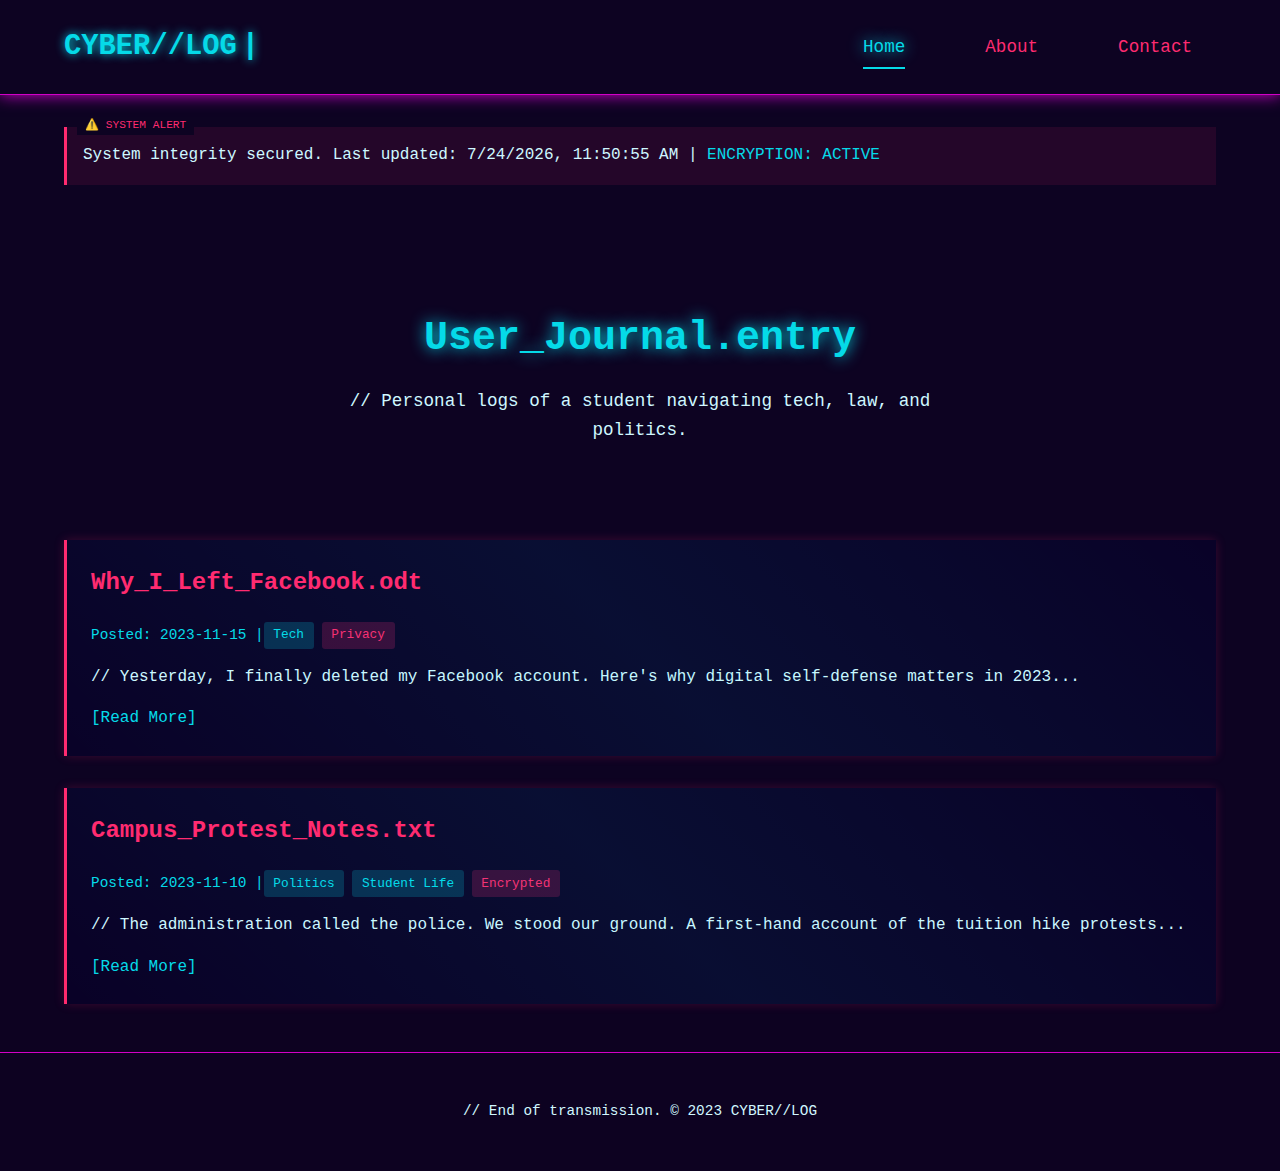
<file: index.html>
<!DOCTYPE html>
<html lang="en">
<head>
    <meta charset="UTF-8">
    <meta name="viewport" content="width=device-width, initial-scale=1.0">
    <meta http-equiv="X-UA-Compatible" content="IE=edge">
    <title>CYBER//LOG - Neural Interface</title>
    <link rel="stylesheet" href="styles/main.css">
    <style>
        :root {
            --neon-pink: #ff2a6d;
            --neon-blue: #05d9e8;
            --neon-purple: #d300c5;
            --dark-bg: #0d0221;
            --darker-bg: #010015;
            --text: #d1f7ff;
            --glow-opacity: 0.05;
        }

        /* Custom Cursor */
        body {
            /* cursor removed */
            background-color: var(--dark-bg);
            color: var(--text);
            font-family: 'Courier New', monospace;
            line-height: 1.6;
            margin: 0;
            padding: 0;
            overflow-x: hidden;
        }

        /* Scanlines + Flicker Effect */
        .scanlines {
            position: fixed;
            top: 0;
            left: 0;
            width: 100%;
            height: 100%;
            background: 
                repeating-linear-gradient(
                    to bottom,
                    transparent 0%,
                    rgba(0, 255, 255, 0.05) 1px,
                    transparent 2px
                );
            pointer-events: none;
            z-index: 9999;
            mix-blend-mode: overlay;
            animation: flicker 0.5s infinite steps(1);
        }

        @keyframes flicker {
            0%, 85% { opacity: 0.8; }
            5%, 80% { opacity: 0.6; }
            10%, 75% { opacity: 0.9; }
            15%, 70% { opacity: 0.4; }
            20%, 65% { opacity: 1; }
        }

        /* Terminal Cursor Blink */
        @keyframes blink {
            0%, 100% { opacity: 1; }
            50% { opacity: 0; }
        }

        /* Original Glitch Effect (Hover Only) */
        .glitch {
            position: relative;
        }
        .glitch:hover::before, 
        .glitch:hover::after {
            content: attr(data-text);
            position: absolute;
            left: 0;
            top: 0;
            width: 100%;
            height: 100%;
            background: var(--dark-bg);
            overflow: hidden;
        }
        .glitch:hover::before {
            left: 2px;
            text-shadow: -2px 0 var(--neon-blue);
            animation: glitch-anim 0.4s infinite linear alternate;
        }
        .glitch:hover::after {
            left: -2px;
            text-shadow: -2px 0 var(--neon-purple);
            animation: glitch-anim 0.3s infinite linear alternate-reverse;
        }
        @keyframes glitch-anim {
            0% { clip-path: inset(20% 0 30% 0); }
            20% { clip-path: inset(10% 0 40% 0); }
            40% { clip-path: inset(40% 0 10% 0); }
            60% { clip-path: inset(30% 0 20% 0); }
            80% { clip-path: inset(5% 0 35% 0); }
            100% { clip-path: inset(25% 0 15% 0); }
        }

        /* Section Glow & Flicker */
        .cyber-section {
            position: relative;
        }
        .cyber-section::after {
            content: '';
            position: absolute;
            top: -2px;
            left: -2px;
            right: -2px;
            bottom: -2px;
            z-index: -1;
            background: transparent;
            border-radius: 2px;
            animation: 
                glow-flicker 1.5s infinite steps(1),
                section-flicker 3s infinite steps(1);
        }
        @keyframes glow-flicker {
            0%, 70% { 
                background: transparent;
                box-shadow: none;
            }
            10%, 60% { 
                background: rgba(5, 217, 232, var(--glow-opacity));
                box-shadow: 0 0 10px rgba(5, 217, 232, 0.3);
            }
            20%, 50% { 
                background: rgba(255, 42, 109, var(--glow-opacity));
                box-shadow: 0 0 10px rgba(255, 42, 109, 0.3);
            }
            30%, 40% { 
                background: rgba(211, 0, 197, var(--glow-opacity));
                box-shadow: 0 0 10px rgba(211, 0, 197, 0.3);
            }
        }
        @keyframes section-flicker {
            0%, 90% { opacity: 1; }
            5%, 85% { opacity: 0.9; }
            10%, 80% { opacity: 0.95; }
            15%, 75% { opacity: 0.85; }
        }

        /* Header Styles */
        header.cyber-section {
            padding: 1.5rem 5%;
            border-bottom: 1px solid var(--neon-purple);
            box-shadow: 0 0 15px var(--neon-purple);
            display: flex;
            justify-content: space-between;
            align-items: center;
            margin-bottom: 2rem;
        }
        .logo.glitch {
            font-family: 'Courier New', monospace;
            font-weight: bold;
            font-size: 1.8rem;
            color: var(--neon-blue);
            text-shadow: 0 0 10px var(--neon-blue);
            position: relative;
        }
        .blink-cursor {
            display: inline-block;
            margin-left: 5px;
            animation: blink 1s infinite;
        }
        @keyframes blink {
            0%, 100% { opacity: 1; }
            50% { opacity: 0; }
        }

        nav {
            display: flex;
            align-items: center;
            gap: 2rem; /* Use gap for even spacing */
        }
        nav .glitch {
            position: relative;
            color: var(--neon-pink) !important;
            text-decoration: none;
            font-size: 1.1rem;
            transition: all 0.3s cubic-bezier(0.4, 0, 0.2, 1);
        }
        nav .glitch::after {
            content: '';
            position: absolute;
            bottom: 0;
            left: 0;
            width: 0;
            height: 2px;
            background: var(--neon-pink);
            transition: width 0.3s ease;
        }
        nav .glitch:hover::after,
        nav .glitch.active::after {
            width: 100%;
        }
        nav .glitch.active {
            color: var(--neon-blue) !important;
        }
        nav .glitch.active::after {
            background: var(--neon-blue);
        }

        /* Cyber Alert Banner */
        .cyber-alert {
            background: rgba(255, 42, 109, 0.1);
            border-left: 3px solid var(--neon-pink);
            padding: 1rem;
            margin: 2rem 5%;
            position: relative;
        }
        .cyber-alert::before {
            content: "⚠️ SYSTEM ALERT";
            position: absolute;
            top: -10px;
            left: 10px;
            background: var(--dark-bg);
            padding: 0 0.5rem;
            color: var(--neon-pink);
            font-size: 0.7rem;
        }

        /* Hero Section */
        .hero {
            padding: 4rem 1.5rem;
            text-align: center;
        }
        .hero h1 {
            font-size: 2.5rem;
            color: var(--neon-blue);
            text-shadow: 0 0 15px var(--neon-blue);
            margin-bottom: 1rem;
        }
        .hero p {
            max-width: 600px;
            margin: 0 auto;
            font-size: 1.1rem;
        }

        /* Post Styles */
        .post {
            background: rgba(5, 0, 45, 0.5);
            border-left: 3px solid var(--neon-pink);
            padding: 1.5rem;
            margin: 2rem 5%;
            box-shadow: 0 0 10px rgba(255, 42, 109, 0.2);
            transition: all 0.3s;
            position: relative;
        }
        .post:hover {
            transform: translateY(-5px);
            box-shadow: 0 0 20px rgba(255, 42, 109, 0.4);
        }
        .post::before {
            content: "";
            position: absolute;
            top: 0;
            left: 0;
            width: 100%;
            height: 100%;
            background: linear-gradient(
                45deg,
                transparent,
                rgba(0, 247, 255, 0.05),
                transparent
            );
            pointer-events: none;
        }
        .post h2 {
            color: var(--neon-pink);
            margin-top: 0;
            font-size: 1.5rem;
        }
        .post-meta {
            color: var(--neon-blue);
            font-size: 0.9rem;
            margin-bottom: 1rem;
            display: flex;
            align-items: center;
        }
        .post-tag {
            display: inline-block;
            background: rgba(5, 217, 232, 0.2);
            color: var(--neon-blue);
            padding: 0.2rem 0.6rem;
            border-radius: 3px;
            font-size: 0.8rem;
            margin-right: 0.5rem;
        }
        .post-tag.sensitive {
            background: rgba(255, 42, 109, 0.2);
            color: var(--neon-pink);
            animation: pulse 2s infinite;
        }
        @keyframes pulse {
            0%, 100% { opacity: 1; }
            50% { opacity: 0.6; }
        }

        /* Footer */
        footer {
            text-align: center;
            padding: 2rem;
            border-top: 1px solid var(--neon-purple);
            margin-top: 3rem;
            font-size: 0.9rem;
        }

        /* Cursor Trail Styles */
        .cursor-trail {
            position: fixed;
            width: 6px;
            height: 6px;
            background: transparent;
            border: 1px solid var(--neon-blue);
            border-radius: 50%;
            pointer-events: none;
            z-index: 9998;
            filter: drop-shadow(0 0 3px var(--neon-blue));
            transition: all 0.3s ease-out;
            transform: translateY(0);
            opacity: 1;
        }

        #navbar-container {
            z-index: 10;
            position: relative;
        }
    </style>
</head>
<body>
    <div id="glitch-loader" style="z-index:10000; position:fixed;">
        <span class="glitch-text" data-text="LOADING//CYBERLOG">LOADING//CYBERLOG</span>
    </div>
    <script>
    // Loader fade out as soon as possible, with fallback
    (function() {
        function hideLoader() {
            var loader = document.getElementById('glitch-loader');
            if (loader) {
                loader.style.opacity = '0';
                setTimeout(function() {
                    loader.style.display = 'none';
                }, 500);
            }
        }
        window.addEventListener('DOMContentLoaded', function() {
            setTimeout(hideLoader, 200); // SHORT for debugging
        });
        setTimeout(hideLoader, 2000);
    })();
    </script>
    <div class="scanlines"></div>
    
    <div id="navbar-container">
        <header class="cyber-section">
            <div class="logo glitch" data-text="CYBER//LOG">CYBER//LOG<span class="blink-cursor">|</span></div>
            <nav>
                <a href="index.html" class="glitch" data-text="Home">Home</a>
                <a href="about.html" class="glitch" data-text="About">About</a>
                <a href="contact.html" class="glitch" data-text="Contact">Contact</a>
            </nav>
        </header>
    </div>

    <div class="cyber-alert cyber-section">
        System integrity secured. Last updated: <span id="datetime"></span> | 
        <span style="color: var(--neon-blue)">ENCRYPTION: ACTIVE</span>
    </div>
    
    <section class="hero cyber-section">
        <h1 class="glitch" data-text="User_Journal.entry">User_Journal.entry</h1>
        <p>// Personal logs of a student navigating tech, law, and politics.</p>
    </section>

    <div class="post cyber-section">
        <h2 class="glitch" data-text="Why_I_Left_Facebook.odt">Why_I_Left_Facebook.odt</h2>
        <div class="post-meta">
            Posted: 2023-11-15 | 
            <span class="post-tag">Tech</span>
            <span class="post-tag sensitive">Privacy</span>
        </div>
        <p>// Yesterday, I finally deleted my Facebook account. Here's why digital self-defense matters in 2023...</p>
        <a href="#" style="color: var(--neon-blue); text-decoration: none;">[Read More]</a>
    </div>
    
    <div class="post cyber-section">
        <h2 class="glitch" data-text="Campus_Protest_Notes.txt">Campus_Protest_Notes.txt</h2>
        <div class="post-meta">
            Posted: 2023-11-10 | 
            <span class="post-tag">Politics</span>
            <span class="post-tag">Student Life</span>
            <span class="post-tag sensitive">Encrypted</span>
        </div>
        <p>// The administration called the police. We stood our ground. A first-hand account of the tuition hike protests...</p>
        <a href="#" style="color: var(--neon-blue); text-decoration: none;">[Read More]</a>
    </div>

    <footer class="cyber-section">
        <p>// End of transmission. © 2023 CYBER//LOG</p>
    </footer>

    <script>
        // Dynamic datetime
        document.getElementById('datetime').textContent = new Date().toLocaleString();

        // Make sensitive tags blink
        setInterval(() => {
            document.querySelectorAll('.sensitive').forEach(tag => {
                tag.style.opacity = tag.style.opacity === '0.6' ? '1' : '0.6';
            });
        }, 1000);
    </script>
    <script>
        // Highlight active nav
        (function() {
            const currentPage = location.pathname.split('/').pop() || 'index.html';
            document.querySelectorAll('#navbar-container nav a').forEach(link => {
                link.classList.toggle('active', link.getAttribute('href') === currentPage);
            });
        })();
    </script>
    <script>
    // Robust cursor system implementation with glitch color trail
    document.addEventListener('DOMContentLoaded', function() {
        // Glitch color palette for trail
        const glitchColors = ['var(--neon-blue)', 'var(--neon-pink)'];
        const trails = [];
        const trailCount = 15;
        let lastPos = { x: 0, y: 0 };

        // Pre-create trail elements
        for (let i = 0; i < trailCount; i++) {
            const trail = document.createElement('div');
            trail.className = 'cursor-trail';
            trail.style.opacity = '0';
            // Alternate blue and pink for glitch effect
            const color = glitchColors[i % glitchColors.length];
            trail.style.backgroundColor = color;
            trail.style.boxShadow = `0 0 25px ${color}`;
            document.body.appendChild(trail);
            trails.push(trail);
        }

        let currentTrail = 0;
        const trailLife = 300;

        function updateTrailPosition(x, y) {
            const trail = trails[currentTrail];

            // Reset trail before reuse
            trail.style.transition = 'none';
            trail.style.opacity = '0.9';
            trail.style.transform = `translate(${x}px, ${y}px) scale(1)`;
            // Color already set in pre-create

            // Force reflow to ensure reset takes effect
            trail.offsetHeight;

            // Animate trail
            trail.style.transition = `all ${trailLife}ms linear`;
            trail.style.transform = `translate(${x}px, ${y}px) scale(3)`;
            trail.style.opacity = '0';

            currentTrail = (currentTrail + 1) % trailCount;
        }

        // Smooth mousemove handler with requestAnimationFrame
        let mousePos = { x: 0, y: 0 };
        let animFrame;

        function handleMouseMove(e) {
            mousePos = { x: e.clientX, y: e.clientY };
            if (!animFrame) {
                animFrame = requestAnimationFrame(updateCursor);
            }
        }

        function updateCursor() {
            const { x, y } = mousePos;
            const distance = Math.sqrt(Math.pow(x - lastPos.x, 2) + Math.pow(y - lastPos.y, 2));
            if (distance > 5) {
                updateTrailPosition(x, y);
                lastPos = { x, y };
            }
            animFrame = requestAnimationFrame(updateCursor);
        }

        document.addEventListener('mousemove', handleMouseMove);

        window.addEventListener('beforeunload', () => {
            cancelAnimationFrame(animFrame);
            document.removeEventListener('mousemove', handleMouseMove);
        });
    });
    </script>
</body>
</html>
</file>
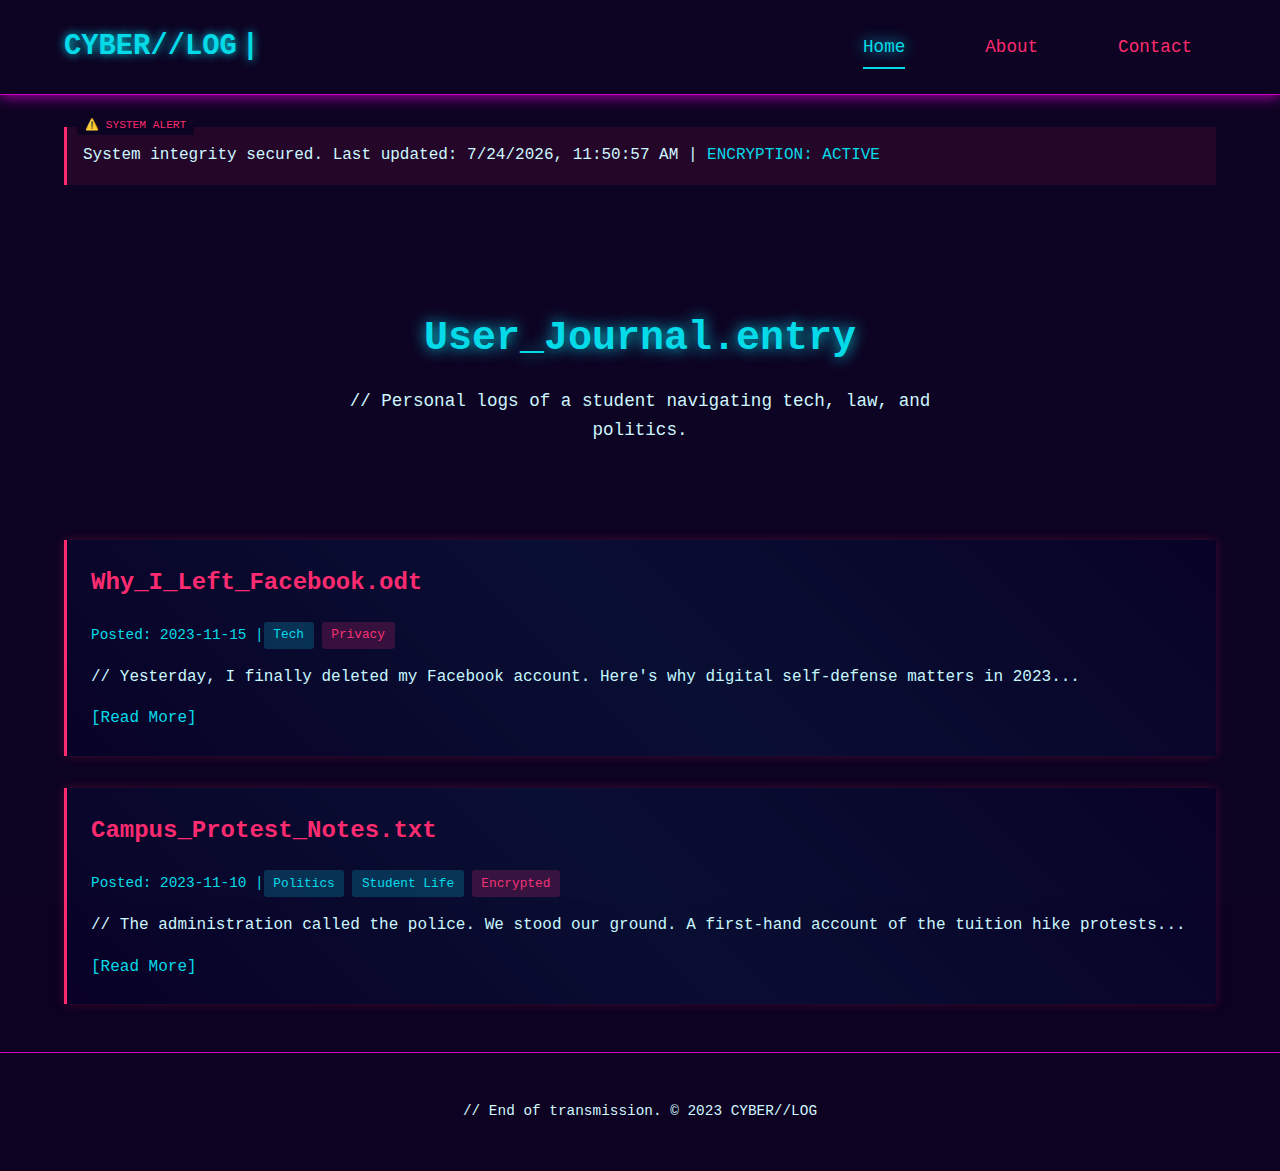
<file: pandalogs/index.html>
<!DOCTYPE html>
<html lang="en">
<head>
    <meta charset="UTF-8">
    <meta name="viewport" content="width=device-width, initial-scale=1.0">
    <meta http-equiv="X-UA-Compatible" content="IE=edge">
    <title>CYBER//LOG - Neural Interface</title>
    <link rel="stylesheet" href="styles/main.css">
    <style>
        :root {
            --neon-pink: #ff2a6d;
            --neon-blue: #05d9e8;
            --neon-purple: #d300c5;
            --dark-bg: #0d0221;
            --darker-bg: #010015;
            --text: #d1f7ff;
            --glow-opacity: 0.05;
        }

        /* Custom Cursor */
        body {
            /* cursor removed */
            background-color: var(--dark-bg);
            color: var(--text);
            font-family: 'Courier New', monospace;
            line-height: 1.6;
            margin: 0;
            padding: 0;
            overflow-x: hidden;
        }

        /* Scanlines + Flicker Effect */
        .scanlines {
            position: fixed;
            top: 0;
            left: 0;
            width: 100%;
            height: 100%;
            background: 
                repeating-linear-gradient(
                    to bottom,
                    transparent 0%,
                    rgba(0, 255, 255, 0.05) 1px,
                    transparent 2px
                );
            pointer-events: none;
            z-index: 9999;
            mix-blend-mode: overlay;
            animation: flicker 0.5s infinite steps(1);
        }

        @keyframes flicker {
            0%, 85% { opacity: 0.8; }
            5%, 80% { opacity: 0.6; }
            10%, 75% { opacity: 0.9; }
            15%, 70% { opacity: 0.4; }
            20%, 65% { opacity: 1; }
        }

        /* Terminal Cursor Blink */
        @keyframes blink {
            0%, 100% { opacity: 1; }
            50% { opacity: 0; }
        }

        /* Original Glitch Effect (Hover Only) */
        .glitch {
            position: relative;
        }
        .glitch:hover::before, 
        .glitch:hover::after {
            content: attr(data-text);
            position: absolute;
            left: 0;
            top: 0;
            width: 100%;
            height: 100%;
            background: var(--dark-bg);
            overflow: hidden;
        }
        .glitch:hover::before {
            left: 2px;
            text-shadow: -2px 0 var(--neon-blue);
            animation: glitch-anim 0.4s infinite linear alternate;
        }
        .glitch:hover::after {
            left: -2px;
            text-shadow: -2px 0 var(--neon-purple);
            animation: glitch-anim 0.3s infinite linear alternate-reverse;
        }
        @keyframes glitch-anim {
            0% { clip-path: inset(20% 0 30% 0); }
            20% { clip-path: inset(10% 0 40% 0); }
            40% { clip-path: inset(40% 0 10% 0); }
            60% { clip-path: inset(30% 0 20% 0); }
            80% { clip-path: inset(5% 0 35% 0); }
            100% { clip-path: inset(25% 0 15% 0); }
        }

        /* Section Glow & Flicker */
        .cyber-section {
            position: relative;
        }
        .cyber-section::after {
            content: '';
            position: absolute;
            top: -2px;
            left: -2px;
            right: -2px;
            bottom: -2px;
            z-index: -1;
            background: transparent;
            border-radius: 2px;
            animation: 
                glow-flicker 1.5s infinite steps(1),
                section-flicker 3s infinite steps(1);
        }
        @keyframes glow-flicker {
            0%, 70% { 
                background: transparent;
                box-shadow: none;
            }
            10%, 60% { 
                background: rgba(5, 217, 232, var(--glow-opacity));
                box-shadow: 0 0 10px rgba(5, 217, 232, 0.3);
            }
            20%, 50% { 
                background: rgba(255, 42, 109, var(--glow-opacity));
                box-shadow: 0 0 10px rgba(255, 42, 109, 0.3);
            }
            30%, 40% { 
                background: rgba(211, 0, 197, var(--glow-opacity));
                box-shadow: 0 0 10px rgba(211, 0, 197, 0.3);
            }
        }
        @keyframes section-flicker {
            0%, 90% { opacity: 1; }
            5%, 85% { opacity: 0.9; }
            10%, 80% { opacity: 0.95; }
            15%, 75% { opacity: 0.85; }
        }

        /* Header Styles */
        header.cyber-section {
            padding: 1.5rem 5%;
            border-bottom: 1px solid var(--neon-purple);
            box-shadow: 0 0 15px var(--neon-purple);
            display: flex;
            justify-content: space-between;
            align-items: center;
            margin-bottom: 2rem;
        }
        .logo.glitch {
            font-family: 'Courier New', monospace;
            font-weight: bold;
            font-size: 1.8rem;
            color: var(--neon-blue);
            text-shadow: 0 0 10px var(--neon-blue);
            position: relative;
        }
        .blink-cursor {
            display: inline-block;
            margin-left: 5px;
            animation: blink 1s infinite;
        }
        @keyframes blink {
            0%, 100% { opacity: 1; }
            50% { opacity: 0; }
        }

        nav {
            display: flex;
            align-items: center;
            gap: 2rem; /* Use gap for even spacing */
        }
        nav .glitch {
            position: relative;
            color: var(--neon-pink) !important;
            text-decoration: none;
            font-size: 1.1rem;
            transition: all 0.3s cubic-bezier(0.4, 0, 0.2, 1);
        }
        nav .glitch::after {
            content: '';
            position: absolute;
            bottom: 0;
            left: 0;
            width: 0;
            height: 2px;
            background: var(--neon-pink);
            transition: width 0.3s ease;
        }
        nav .glitch:hover::after,
        nav .glitch.active::after {
            width: 100%;
        }
        nav .glitch.active {
            color: var(--neon-blue) !important;
        }
        nav .glitch.active::after {
            background: var(--neon-blue);
        }

        /* Cyber Alert Banner */
        .cyber-alert {
            background: rgba(255, 42, 109, 0.1);
            border-left: 3px solid var(--neon-pink);
            padding: 1rem;
            margin: 2rem 5%;
            position: relative;
        }
        .cyber-alert::before {
            content: "⚠️ SYSTEM ALERT";
            position: absolute;
            top: -10px;
            left: 10px;
            background: var(--dark-bg);
            padding: 0 0.5rem;
            color: var(--neon-pink);
            font-size: 0.7rem;
        }

        /* Hero Section */
        .hero {
            padding: 4rem 1.5rem;
            text-align: center;
        }
        .hero h1 {
            font-size: 2.5rem;
            color: var(--neon-blue);
            text-shadow: 0 0 15px var(--neon-blue);
            margin-bottom: 1rem;
        }
        .hero p {
            max-width: 600px;
            margin: 0 auto;
            font-size: 1.1rem;
        }

        /* Post Styles */
        .post {
            background: rgba(5, 0, 45, 0.5);
            border-left: 3px solid var(--neon-pink);
            padding: 1.5rem;
            margin: 2rem 5%;
            box-shadow: 0 0 10px rgba(255, 42, 109, 0.2);
            transition: all 0.3s;
            position: relative;
        }
        .post:hover {
            transform: translateY(-5px);
            box-shadow: 0 0 20px rgba(255, 42, 109, 0.4);
        }
        .post::before {
            content: "";
            position: absolute;
            top: 0;
            left: 0;
            width: 100%;
            height: 100%;
            background: linear-gradient(
                45deg,
                transparent,
                rgba(0, 247, 255, 0.05),
                transparent
            );
            pointer-events: none;
        }
        .post h2 {
            color: var(--neon-pink);
            margin-top: 0;
            font-size: 1.5rem;
        }
        .post-meta {
            color: var(--neon-blue);
            font-size: 0.9rem;
            margin-bottom: 1rem;
            display: flex;
            align-items: center;
        }
        .post-tag {
            display: inline-block;
            background: rgba(5, 217, 232, 0.2);
            color: var(--neon-blue);
            padding: 0.2rem 0.6rem;
            border-radius: 3px;
            font-size: 0.8rem;
            margin-right: 0.5rem;
        }
        .post-tag.sensitive {
            background: rgba(255, 42, 109, 0.2);
            color: var(--neon-pink);
            animation: pulse 2s infinite;
        }
        @keyframes pulse {
            0%, 100% { opacity: 1; }
            50% { opacity: 0.6; }
        }

        /* Footer */
        footer {
            text-align: center;
            padding: 2rem;
            border-top: 1px solid var(--neon-purple);
            margin-top: 3rem;
            font-size: 0.9rem;
        }

        /* Cursor Trail Styles */
        .cursor-trail {
            position: fixed;
            width: 6px;
            height: 6px;
            background: transparent;
            border: 1px solid var(--neon-blue);
            border-radius: 50%;
            pointer-events: none;
            z-index: 9998;
            filter: drop-shadow(0 0 3px var(--neon-blue));
            transition: all 0.3s ease-out;
            transform: translateY(0);
            opacity: 1;
        }

        #navbar-container {
            z-index: 10;
            position: relative;
        }
    </style>
</head>
<body>
    <div id="glitch-loader" style="z-index:10000; position:fixed;">
        <span class="glitch-text" data-text="LOADING//CYBERLOG">LOADING//CYBERLOG</span>
    </div>
    <script>
    // Loader fade out as soon as possible, with fallback
    (function() {
        function hideLoader() {
            var loader = document.getElementById('glitch-loader');
            if (loader) {
                loader.style.opacity = '0';
                setTimeout(function() {
                    loader.style.display = 'none';
                }, 500);
            }
        }
        window.addEventListener('DOMContentLoaded', function() {
            setTimeout(hideLoader, 200); // SHORT for debugging
        });
        setTimeout(hideLoader, 2000);
    })();
    </script>
    <div class="scanlines"></div>
    
    <div id="navbar-container">
        <header class="cyber-section">
            <div class="logo glitch" data-text="CYBER//LOG">CYBER//LOG<span class="blink-cursor">|</span></div>
            <nav>
                <a href="index.html" class="glitch" data-text="Home">Home</a>
                <a href="about.html" class="glitch" data-text="About">About</a>
                <a href="contact.html" class="glitch" data-text="Contact">Contact</a>
            </nav>
        </header>
    </div>

    <div class="cyber-alert cyber-section">
        System integrity secured. Last updated: <span id="datetime"></span> | 
        <span style="color: var(--neon-blue)">ENCRYPTION: ACTIVE</span>
    </div>
    
    <section class="hero cyber-section">
        <h1 class="glitch" data-text="User_Journal.entry">User_Journal.entry</h1>
        <p>// Personal logs of a student navigating tech, law, and politics.</p>
    </section>

    <div class="post cyber-section">
        <h2 class="glitch" data-text="Why_I_Left_Facebook.odt">Why_I_Left_Facebook.odt</h2>
        <div class="post-meta">
            Posted: 2023-11-15 | 
            <span class="post-tag">Tech</span>
            <span class="post-tag sensitive">Privacy</span>
        </div>
        <p>// Yesterday, I finally deleted my Facebook account. Here's why digital self-defense matters in 2023...</p>
        <a href="#" style="color: var(--neon-blue); text-decoration: none;">[Read More]</a>
    </div>
    
    <div class="post cyber-section">
        <h2 class="glitch" data-text="Campus_Protest_Notes.txt">Campus_Protest_Notes.txt</h2>
        <div class="post-meta">
            Posted: 2023-11-10 | 
            <span class="post-tag">Politics</span>
            <span class="post-tag">Student Life</span>
            <span class="post-tag sensitive">Encrypted</span>
        </div>
        <p>// The administration called the police. We stood our ground. A first-hand account of the tuition hike protests...</p>
        <a href="#" style="color: var(--neon-blue); text-decoration: none;">[Read More]</a>
    </div>

    <footer class="cyber-section">
        <p>// End of transmission. © 2023 CYBER//LOG</p>
    </footer>

    <script>
        // Dynamic datetime
        document.getElementById('datetime').textContent = new Date().toLocaleString();

        // Make sensitive tags blink
        setInterval(() => {
            document.querySelectorAll('.sensitive').forEach(tag => {
                tag.style.opacity = tag.style.opacity === '0.6' ? '1' : '0.6';
            });
        }, 1000);
    </script>
    <script>
        // Highlight active nav
        (function() {
            const currentPage = location.pathname.split('/').pop() || 'index.html';
            document.querySelectorAll('#navbar-container nav a').forEach(link => {
                link.classList.toggle('active', link.getAttribute('href') === currentPage);
            });
        })();
    </script>
    <script>
    // Robust cursor system implementation with glitch color trail
    document.addEventListener('DOMContentLoaded', function() {
        // Glitch color palette for trail
        const glitchColors = ['var(--neon-blue)', 'var(--neon-pink)'];
        const trails = [];
        const trailCount = 15;
        let lastPos = { x: 0, y: 0 };

        // Pre-create trail elements
        for (let i = 0; i < trailCount; i++) {
            const trail = document.createElement('div');
            trail.className = 'cursor-trail';
            trail.style.opacity = '0';
            // Alternate blue and pink for glitch effect
            const color = glitchColors[i % glitchColors.length];
            trail.style.backgroundColor = color;
            trail.style.boxShadow = `0 0 25px ${color}`;
            document.body.appendChild(trail);
            trails.push(trail);
        }

        let currentTrail = 0;
        const trailLife = 300;

        function updateTrailPosition(x, y) {
            const trail = trails[currentTrail];

            // Reset trail before reuse
            trail.style.transition = 'none';
            trail.style.opacity = '0.9';
            trail.style.transform = `translate(${x}px, ${y}px) scale(1)`;
            // Color already set in pre-create

            // Force reflow to ensure reset takes effect
            trail.offsetHeight;

            // Animate trail
            trail.style.transition = `all ${trailLife}ms linear`;
            trail.style.transform = `translate(${x}px, ${y}px) scale(3)`;
            trail.style.opacity = '0';

            currentTrail = (currentTrail + 1) % trailCount;
        }

        // Smooth mousemove handler with requestAnimationFrame
        let mousePos = { x: 0, y: 0 };
        let animFrame;

        function handleMouseMove(e) {
            mousePos = { x: e.clientX, y: e.clientY };
            if (!animFrame) {
                animFrame = requestAnimationFrame(updateCursor);
            }
        }

        function updateCursor() {
            const { x, y } = mousePos;
            const distance = Math.sqrt(Math.pow(x - lastPos.x, 2) + Math.pow(y - lastPos.y, 2));
            if (distance > 5) {
                updateTrailPosition(x, y);
                lastPos = { x, y };
            }
            animFrame = requestAnimationFrame(updateCursor);
        }

        document.addEventListener('mousemove', handleMouseMove);

        window.addEventListener('beforeunload', () => {
            cancelAnimationFrame(animFrame);
            document.removeEventListener('mousemove', handleMouseMove);
        });
    });
    </script>
</body>
</html>
</file>
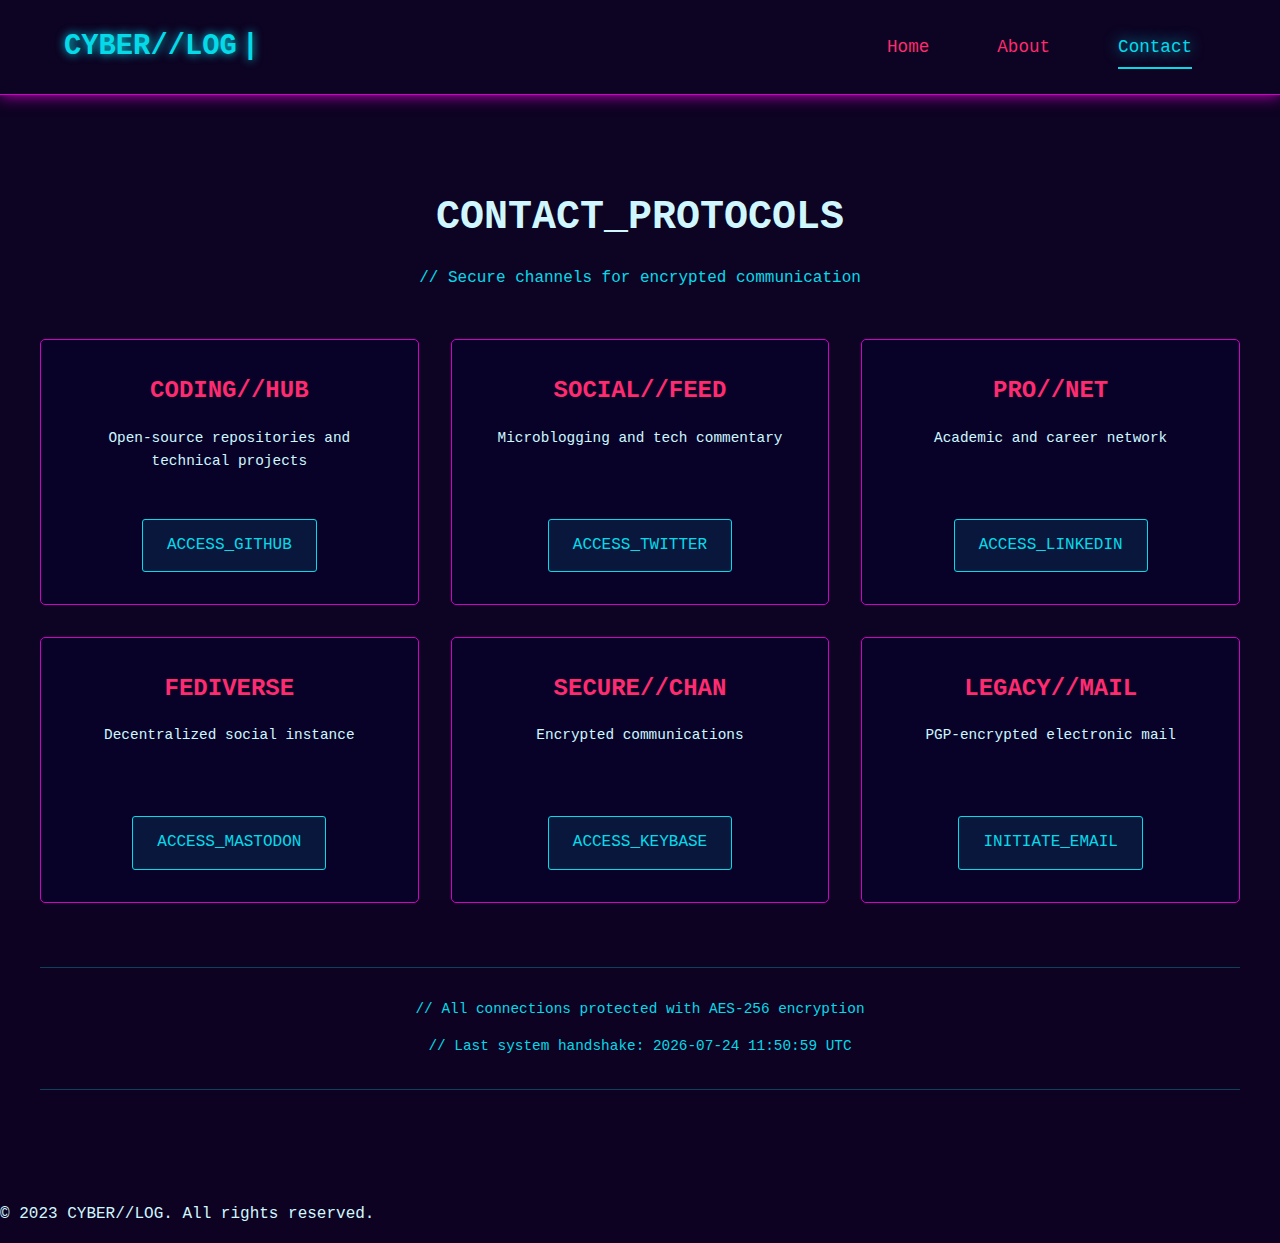
<file: contact.html>
<!DOCTYPE html>
<html lang="en">
<head>
  <meta charset="UTF-8">
  <meta http-equiv="X-UA-Compatible" content="IE=edge">
  <meta name="viewport" content="width=device-width, initial-scale=1.0">
  <title>Contact | CYBER//LOG</title>
  <link rel="stylesheet" href="styles/main.css">
  <link rel="stylesheet" href="styles/about.css">
  <style>
    /* Updated contact page styles */
    .contact-container {
      max-width: 1200px;
      margin: 0 auto;
      padding: 2rem;
    }
    
    .contact-header {
      text-align: center;
      margin-bottom: 3rem;
    }
    
    .contact-header h1 {
      font-size: 2.5rem;
      margin-bottom: 1rem;
    }
    
    .contact-header p {
      max-width: 600px;
      margin: 0 auto;
      color: var(--neon-blue);
    }
    
    .contact-grid {
      display: grid;
      grid-template-columns: repeat(auto-fit, minmax(300px, 1fr));
      gap: 2rem;
      margin: 3rem 0;
    }
    
    .contact-card {
      background: rgba(5, 0, 45, 0.5);
      border: 1px solid var(--neon-purple);
      padding: 2rem;
      border-radius: 5px;
      transition: all 0.3s ease;
      position: relative;
      overflow: hidden;
      text-align: center;
    }
    
    .contact-card:hover {
      transform: translateY(-5px);
      box-shadow: 0 0 20px rgba(211, 0, 197, 0.4);
    }
    
    .contact-card h2 {
      color: var(--neon-pink);
      margin: 0 0 1rem;
      display: flex;
      align-items: center;
      gap: 0.5rem;
      justify-content: center;
    }
    
    .contact-link {
      display: inline-block;
      padding: 0.8rem 1.5rem;
      background: rgba(5, 217, 232, 0.1);
      border: 1px solid var(--neon-blue);
      color: var(--neon-blue);
      text-decoration: none;
      border-radius: 3px;
      transition: all 0.3s;
      margin-top: 1rem;
    }
    
    .contact-link:hover {
      background: rgba(5, 217, 232, 0.3);
      text-shadow: 0 0 15px var(--neon-blue);
    }
    
    .encrypted-note {
      text-align: center;
      margin: 4rem 0;
      padding: 1rem;
      border-top: 1px solid rgba(5, 217, 232, 0.3);
      border-bottom: 1px solid rgba(5, 217, 232, 0.3);
      color: var(--neon-blue);
      font-size: 0.9rem;
    }

    .platform-description {
      color: var(--text);
      font-size: 0.9rem;
      min-height: 60px;
      margin: 1rem 0;
    }
  </style>
</head>
<body>
  <div id="glitch-loader" style="z-index:10000; position:fixed;">
    <span class="glitch-text" data-text="LOADING//CYBERLOG">LOADING//CYBERLOG</span>
  </div>
  <script>
  // Loader fade out as soon as possible, with fallback
  (function() {
      function hideLoader() {
          var loader = document.getElementById('glitch-loader');
          if (loader) {
              loader.style.opacity = '0';
              setTimeout(function() {
                  loader.style.display = 'none';
              }, 500);
          }
      }
      window.addEventListener('DOMContentLoaded', function() {
          setTimeout(hideLoader, 200); // SHORT for debugging
      });
      setTimeout(hideLoader, 2000);
  })();
  </script>
  <div class="scanlines"></div>
  
  <div id="navbar-container">
    <header class="cyber-section">
      <div class="logo glitch" data-text="CYBER//LOG">CYBER//LOG<span class="blink-cursor">|</span></div>
      <nav>
        <a href="index.html" class="glitch" data-text="Home">Home</a>
        <a href="about.html" class="glitch" data-text="About">About</a>
        <a href="contact.html" class="glitch active" data-text="Contact">Contact</a>
      </nav>
    </header>
  </div>

  <!-- Main Content -->
  <main class="contact-container">
    <section class="contact-header cyber-section">
      <h1 class="glitch" data-text="CONTACT_PROTOCOLS">CONTACT_PROTOCOLS</h1>
      <p>// Secure channels for encrypted communication</p>
    </section>

    <div class="contact-grid">
      <div class="contact-card cyber-section">
        <h2><span class="glitch" data-text="CODING//HUB">CODING//HUB</span></h2>
        <p class="platform-description">Open-source repositories and technical projects</p>
        <a href="https://github.com" class="contact-link glitch" data-text="ACCESS_GITHUB">ACCESS_GITHUB</a>
      </div>
      
      <div class="contact-card cyber-section">
        <h2><span class="glitch" data-text="SOCIAL//FEED">SOCIAL//FEED</span></h2>
        <p class="platform-description">Microblogging and tech commentary</p>
        <a href="https://twitter.com" class="contact-link glitch" data-text="ACCESS_TWITTER">ACCESS_TWITTER</a>
      </div>
      
      <div class="contact-card cyber-section">
        <h2><span class="glitch" data-text="PRO//NET">PRO//NET</span></h2>
        <p class="platform-description">Academic and career network</p>
        <a href="https://linkedin.com" class="contact-link glitch" data-text="ACCESS_LINKEDIN">ACCESS_LINKEDIN</a>
      </div>
      
      <div class="contact-card cyber-section">
        <h2><span class="glitch" data-text="FEDIVERSE">FEDIVERSE</span></h2>
        <p class="platform-description">Decentralized social instance</p>
        <a href="https://mastodon.social" class="contact-link glitch" data-text="ACCESS_MASTODON">ACCESS_MASTODON</a>
      </div>
      
      <div class="contact-card cyber-section">
        <h2><span class="glitch" data-text="SECURE//CHAN">SECURE//CHAN</span></h2>
        <p class="platform-description">Encrypted communications</p>
        <a href="https://keybase.io" class="contact-link glitch" data-text="ACCESS_KEYBASE">ACCESS_KEYBASE</a>
      </div>
      
      <div class="contact-card cyber-section">
        <h2><span class="glitch" data-text="LEGACY//MAIL">LEGACY//MAIL</span></h2>
        <p class="platform-description">PGP-encrypted electronic mail</p>
        <a href="mailto:contact@example.com" class="contact-link glitch" data-text="INITIATE_EMAIL">INITIATE_EMAIL</a>
      </div>
    </div>

    <div class="encrypted-note cyber-section">
      <p>// All connections protected with AES-256 encryption</p>
      <p>// Last system handshake: <span id="contact-datetime"></span> UTC</p>
    </div>
  </main>

  <footer class="cyber-section">
    <p>© 2023 CYBER//LOG. All rights reserved.</p>
  </footer>

  <script>
    // Dynamic datetime
    document.getElementById('contact-datetime').textContent = new Date().toISOString().replace('T', ' ').replace(/\..+/, '');
  </script>
  <script>
    // Robust cursor system implementation with glitch color trail
    document.addEventListener('DOMContentLoaded', function() {
        // Glitch color palette for trail
        const glitchColors = ['var(--neon-blue)', 'var(--neon-pink)'];
        const trails = [];
        const trailCount = 15;
        let lastPos = { x: 0, y: 0 };

        // Pre-create trail elements
        for (let i = 0; i < trailCount; i++) {
            const trail = document.createElement('div');
            trail.className = 'cursor-trail';
            trail.style.opacity = '0';
            // Alternate blue and pink for glitch effect
            const color = glitchColors[i % glitchColors.length];
            trail.style.backgroundColor = color;
            trail.style.boxShadow = `0 0 25px ${color}`;
            document.body.appendChild(trail);
            trails.push(trail);
        }

        let currentTrail = 0;
        const trailLife = 300;

        function updateTrailPosition(x, y) {
            const trail = trails[currentTrail];

            // Reset trail before reuse
            trail.style.transition = 'none';
            trail.style.opacity = '0.9';
            trail.style.transform = `translate(${x}px, ${y}px) scale(1)`;
            // Color already set in pre-create

            // Force reflow to ensure reset takes effect
            trail.offsetHeight;

            // Animate trail
            trail.style.transition = `all ${trailLife}ms linear`;
            trail.style.transform = `translate(${x}px, ${y}px) scale(3)`;
            trail.style.opacity = '0';

            currentTrail = (currentTrail + 1) % trailCount;
        }

        // Smooth mousemove handler with requestAnimationFrame
        let mousePos = { x: 0, y: 0 };
        let animFrame;

        function handleMouseMove(e) {
            mousePos = { x: e.clientX, y: e.clientY };
            if (!animFrame) {
                animFrame = requestAnimationFrame(updateCursor);
            }
        }

        function updateCursor() {
            const { x, y } = mousePos;
            const distance = Math.sqrt(Math.pow(x - lastPos.x, 2) + Math.pow(y - lastPos.y, 2));
            if (distance > 5) {
                updateTrailPosition(x, y);
                lastPos = { x, y };
            }
            animFrame = requestAnimationFrame(updateCursor);
        }

        document.addEventListener('mousemove', handleMouseMove);

        window.addEventListener('beforeunload', () => {
            cancelAnimationFrame(animFrame);
            document.removeEventListener('mousemove', handleMouseMove);
        });
    });
  </script>
</body>
</html>
</file>
<file: styles/main.css>
/* ===== CORE STYLES ===== */
:root {
    --neon-pink: #ff2a6d;
    --neon-blue: #05d9e8;
    --neon-purple: #d300c5;
    --dark-bg: #0d0221;
    --darker-bg: #010015;
    --text: #d1f7ff;
    --glow-opacity: 0.05;
}

body {
    background-color: var(--dark-bg);
    color: var(--text);
    font-family: 'Courier New', monospace;
    line-height: 1.6;
    margin: 0;
    padding: 0;
    overflow-x: hidden;
}

/* Stronger cursor inheritance */
* {
    cursor: inherit !important;
}

/* Remove pointer cursor for interactive elements */
a, button, input, textarea, .post, [class*="glitch"], [href] {
    /* cursor removed */
}

.cursor-trail {
    position: fixed;
    width: 10px;
    height: 10px;
    /* Remove background-color, use JS for color */
    border-radius: 50%;
    pointer-events: none;
    z-index: 9998;
    box-shadow: 0 0 25px var(--neon-blue);
    opacity: 0.9;
    transform: translate(-50%, -50%);
    transition: 
        transform 0.2s linear,
        opacity 0.3s ease-out;
    will-change: transform, opacity;
}

.scanlines {
    position: fixed;
    top: 0;
    left: 0;
    width: 100%;
    height: 100%;
    background: 
        repeating-linear-gradient(
            to bottom,
            transparent 0%,
            rgba(0, 255, 255, 0.05) 1px,
            transparent 2px
        );
    pointer-events: none !important;
    z-index: 9999;
    mix-blend-mode: overlay;
    animation: flicker 0.5s infinite steps(1);
}

/* Consistent navigation styles for both pages */
nav {
    display: flex;
    gap: 1.5rem;
}

nav a {
    position: relative;
    padding: 0.5rem 0;
    margin: 0 1.5rem;
    color: var(--neon-pink) !important;
    text-decoration: none;
    transition: all 0.3s cubic-bezier(0.4, 0, 0.2, 1);
}

nav a:hover {
    text-shadow: 0 0 8px var(--neon-pink);
    color: var(--neon-pink);
}

nav a.active {
    color: var(--neon-blue) !important;
    text-shadow: 0 0 15px var(--neon-blue) !important;
}

nav a::after {
    content: '';
    position: absolute;
    bottom: 0;
    left: 0;
    width: 0;
    height: 2px;
    background: currentColor;
    transition: width 0.3s ease;
}

nav a:hover::after,
nav a.active::after {
    width: 100%;
}

/* Glitch effect (hover only, global) */
.glitch {
    position: relative;
}
.glitch:hover::before, 
.glitch:hover::after {
    content: attr(data-text);
    position: absolute;
    left: 0;
    top: 0;
    width: 100%;
    height: 100%;
    background: var(--dark-bg);
    overflow: hidden;
}
.glitch:hover::before {
    left: 2px;
    text-shadow: -2px 0 var(--neon-blue);
    animation: glitch-anim 0.4s infinite linear alternate;
}
.glitch:hover::after {
    left: -2px;
    text-shadow: -2px 0 var(--neon-purple);
    animation: glitch-anim 0.3s infinite linear alternate-reverse;
}
@keyframes glitch-anim {
    0% { clip-path: inset(20% 0 30% 0); }
    20% { clip-path: inset(10% 0 40% 0); }
    40% { clip-path: inset(40% 0 10% 0); }
    60% { clip-path: inset(30% 0 20% 0); }
    80% { clip-path: inset(5% 0 35% 0); }
    100% { clip-path: inset(25% 0 15% 0); }
}

@media (max-width: 768px) {
    header {
        flex-direction: column;
    }
    nav {
        margin-top: 1rem;
    }
    .dna-node {
        width: 80px;
        font-size: 0.8rem;
    }
}

/* ===== Unified Navigation Styles ===== */
header.cyber-section {
    padding: 1.5rem 5%;
    border-bottom: 1px solid var(--neon-purple);
    box-shadow: 0 0 15px var(--neon-purple);
    display: flex;
    justify-content: space-between;
    align-items: center;
    margin-bottom: 2rem;
}
.logo.glitch {
    font-family: 'Courier New', monospace;
    font-weight: bold;
    font-size: 1.8rem;
    color: var(--neon-blue);
    text-shadow: 0 0 10px var(--neon-blue);
    position: relative;
}
.blink-cursor {
    display: inline-block;
    margin-left: 5px;
    animation: blink 1s infinite;
}
@keyframes blink {
    0%, 100% { opacity: 1; }
    50% { opacity: 0; }
}
nav {
    display: flex;
    align-items: center;
    gap: 1.25rem;
}
nav .glitch {
    position: relative;
    color: var(--neon-pink) !important;
    text-decoration: none;
    font-size: 1.1rem;
    transition: all 0.3s cubic-bezier(0.4, 0, 0.2, 1);
}
nav .glitch::after {
    content: '';
    position: absolute;
    bottom: 0;
    left: 0;
    width: 0;
    height: 2px;
    background: var(--neon-pink);
    transition: width 0.3s ease;
}
nav .glitch:hover::after,
nav .glitch.active::after {
    width: 100%;
}
nav .glitch.active {
    color: var(--neon-blue) !important;
}
nav .glitch.active::after {
    background: var(--neon-blue);
}

/* ===== Glitch Loader ===== */
#glitch-loader {
    position: fixed;
    z-index: 10000;
    inset: 0;
    background: var(--dark-bg);
    display: flex;
    align-items: center;
    justify-content: center;
    transition: opacity 0.5s;
}
#glitch-loader .glitch-text {
    font-family: 'Courier New', monospace;
    font-size: 2.5rem;
    color: var(--neon-blue);
    position: relative;
    text-shadow: 0 0 10px var(--neon-blue), 0 0 30px var(--neon-pink);
    animation: glitch-flicker 1s infinite linear alternate;
}
#glitch-loader .glitch-text::before,
#glitch-loader .glitch-text::after {
    content: attr(data-text);
    position: absolute;
    left: 0; top: 0; width: 100%; height: 100%;
    opacity: 0.7;
    pointer-events: none;
}
#glitch-loader .glitch-text::before {
    color: var(--neon-pink);
    left: 2px; text-shadow: -2px 0 var(--neon-pink);
    animation: glitch-anim 0.4s infinite linear alternate;
}
#glitch-loader .glitch-text::after {
    color: var(--neon-purple);
    left: -2px; text-shadow: 2px 0 var(--neon-purple);
    animation: glitch-anim 0.3s infinite linear alternate-reverse;
}
@keyframes glitch-flicker {
    0%, 100% { opacity: 1; }
    50% { opacity: 0.8; }
}
</file>
<file: pandalogs/styles/main.css>
/* ===== CORE STYLES ===== */
:root {
    --neon-pink: #ff2a6d;
    --neon-blue: #05d9e8;
    --neon-purple: #d300c5;
    --dark-bg: #0d0221;
    --darker-bg: #010015;
    --text: #d1f7ff;
    --glow-opacity: 0.05;
}

body {
    background-color: var(--dark-bg);
    color: var(--text);
    font-family: 'Courier New', monospace;
    line-height: 1.6;
    margin: 0;
    padding: 0;
    overflow-x: hidden;
}

/* Stronger cursor inheritance */
* {
    cursor: inherit !important;
}

/* Remove pointer cursor for interactive elements */
a, button, input, textarea, .post, [class*="glitch"], [href] {
    /* cursor removed */
}

.cursor-trail {
    position: fixed;
    width: 10px;
    height: 10px;
    /* Remove background-color, use JS for color */
    border-radius: 50%;
    pointer-events: none;
    z-index: 9998;
    box-shadow: 0 0 25px var(--neon-blue);
    opacity: 0.9;
    transform: translate(-50%, -50%);
    transition: 
        transform 0.2s linear,
        opacity 0.3s ease-out;
    will-change: transform, opacity;
}

.scanlines {
    position: fixed;
    top: 0;
    left: 0;
    width: 100%;
    height: 100%;
    background: 
        repeating-linear-gradient(
            to bottom,
            transparent 0%,
            rgba(0, 255, 255, 0.05) 1px,
            transparent 2px
        );
    pointer-events: none !important;
    z-index: 9999;
    mix-blend-mode: overlay;
    animation: flicker 0.5s infinite steps(1);
}

/* Consistent navigation styles for both pages */
nav {
    display: flex;
    gap: 1.5rem;
}

nav a {
    position: relative;
    padding: 0.5rem 0;
    margin: 0 1.5rem;
    color: var(--neon-pink) !important;
    text-decoration: none;
    transition: all 0.3s cubic-bezier(0.4, 0, 0.2, 1);
}

nav a:hover {
    text-shadow: 0 0 8px var(--neon-pink);
    color: var(--neon-pink);
}

nav a.active {
    color: var(--neon-blue) !important;
    text-shadow: 0 0 15px var(--neon-blue) !important;
}

nav a::after {
    content: '';
    position: absolute;
    bottom: 0;
    left: 0;
    width: 0;
    height: 2px;
    background: currentColor;
    transition: width 0.3s ease;
}

nav a:hover::after,
nav a.active::after {
    width: 100%;
}

/* Glitch effect (hover only, global) */
.glitch {
    position: relative;
}
.glitch:hover::before, 
.glitch:hover::after {
    content: attr(data-text);
    position: absolute;
    left: 0;
    top: 0;
    width: 100%;
    height: 100%;
    background: var(--dark-bg);
    overflow: hidden;
}
.glitch:hover::before {
    left: 2px;
    text-shadow: -2px 0 var(--neon-blue);
    animation: glitch-anim 0.4s infinite linear alternate;
}
.glitch:hover::after {
    left: -2px;
    text-shadow: -2px 0 var(--neon-purple);
    animation: glitch-anim 0.3s infinite linear alternate-reverse;
}
@keyframes glitch-anim {
    0% { clip-path: inset(20% 0 30% 0); }
    20% { clip-path: inset(10% 0 40% 0); }
    40% { clip-path: inset(40% 0 10% 0); }
    60% { clip-path: inset(30% 0 20% 0); }
    80% { clip-path: inset(5% 0 35% 0); }
    100% { clip-path: inset(25% 0 15% 0); }
}

@media (max-width: 768px) {
    header {
        flex-direction: column;
    }
    nav {
        margin-top: 1rem;
    }
    .dna-node {
        width: 80px;
        font-size: 0.8rem;
    }
}

/* ===== Unified Navigation Styles ===== */
header.cyber-section {
    padding: 1.5rem 5%;
    border-bottom: 1px solid var(--neon-purple);
    box-shadow: 0 0 15px var(--neon-purple);
    display: flex;
    justify-content: space-between;
    align-items: center;
    margin-bottom: 2rem;
}
.logo.glitch {
    font-family: 'Courier New', monospace;
    font-weight: bold;
    font-size: 1.8rem;
    color: var(--neon-blue);
    text-shadow: 0 0 10px var(--neon-blue);
    position: relative;
}
.blink-cursor {
    display: inline-block;
    margin-left: 5px;
    animation: blink 1s infinite;
}
@keyframes blink {
    0%, 100% { opacity: 1; }
    50% { opacity: 0; }
}
nav {
    display: flex;
    align-items: center;
    gap: 1.25rem;
}
nav .glitch {
    position: relative;
    color: var(--neon-pink) !important;
    text-decoration: none;
    font-size: 1.1rem;
    transition: all 0.3s cubic-bezier(0.4, 0, 0.2, 1);
}
nav .glitch::after {
    content: '';
    position: absolute;
    bottom: 0;
    left: 0;
    width: 0;
    height: 2px;
    background: var(--neon-pink);
    transition: width 0.3s ease;
}
nav .glitch:hover::after,
nav .glitch.active::after {
    width: 100%;
}
nav .glitch.active {
    color: var(--neon-blue) !important;
}
nav .glitch.active::after {
    background: var(--neon-blue);
}

/* ===== Glitch Loader ===== */
#glitch-loader {
    position: fixed;
    z-index: 10000;
    inset: 0;
    background: var(--dark-bg);
    display: flex;
    align-items: center;
    justify-content: center;
    transition: opacity 0.5s;
}
#glitch-loader .glitch-text {
    font-family: 'Courier New', monospace;
    font-size: 2.5rem;
    color: var(--neon-blue);
    position: relative;
    text-shadow: 0 0 10px var(--neon-blue), 0 0 30px var(--neon-pink);
    animation: glitch-flicker 1s infinite linear alternate;
}
#glitch-loader .glitch-text::before,
#glitch-loader .glitch-text::after {
    content: attr(data-text);
    position: absolute;
    left: 0; top: 0; width: 100%; height: 100%;
    opacity: 0.7;
    pointer-events: none;
}
#glitch-loader .glitch-text::before {
    color: var(--neon-pink);
    left: 2px; text-shadow: -2px 0 var(--neon-pink);
    animation: glitch-anim 0.4s infinite linear alternate;
}
#glitch-loader .glitch-text::after {
    color: var(--neon-purple);
    left: -2px; text-shadow: 2px 0 var(--neon-purple);
    animation: glitch-anim 0.3s infinite linear alternate-reverse;
}
@keyframes glitch-flicker {
    0%, 100% { opacity: 1; }
    50% { opacity: 0.8; }
}
</file>
<file: styles/about.css>
/* ===== MODERN ABOUT PAGE ===== */
.about-header {
  max-width: 1200px;
  margin: 0 auto;
  padding: 2rem;
  display: flex;
  justify-content: space-between;
  align-items: center;
}

.about-header .logo {
  font-family: 'Courier New', monospace;
  font-size: 1.8rem;
  font-weight: bold;
  color: var(--text);
}

/* Remove conflicting navigation styles */
.about-header nav a {
    margin-left: 1.5rem;
    position: relative;
}

.about-header nav a {
  margin-left: 1.5rem;
  color: var(--neon-pink) !important;
  text-decoration: none;
  transition: all 0.3s cubic-bezier(0.4, 0, 0.2, 1);
}

.about-header nav a::after {
  content: '';
  position: absolute;
  bottom: 0;
  left: 0;
  width: 0;
  height: 2px;
  background: var(--neon-pink);
  transition: width 0.3s ease;
}

.about-header nav a:hover::after,
.about-header nav a.active::after {
  width: 100%;
}

.about-header nav a.active {
  color: var(--neon-blue) !important;
}

.about-header nav a.active::after {
  background: var(--neon-blue);
}

/* Profile Section */
.profile {
  text-align: center;
  padding: 3rem 0;
}
.avatar {
  width: 150px;
  height: 150px;
  margin: 0 auto 1.5rem;
  border-radius: 50%;
  overflow: hidden;
  position: relative;
  border: 3px solid var(--neon-blue);
}
.avatar img {
  width: 100%;
  height: 100%;
  object-fit: cover;
}
.avatar-hover {
  position: absolute;
  bottom: 0;
  left: 0;
  right: 0;
  background: rgba(5, 217, 232, 0.7);
  color: var(--darker-bg);
  padding: 0.5rem;
  font-weight: bold;
  transform: translateY(100%);
  transition: transform 0.3s;
}
.avatar:hover .avatar-hover {
  transform: translateY(0);
}

h1 {
  font-size: 2.5rem;
  margin-bottom: 0.5rem;
}
.highlight {
  color: var(--neon-pink);
}
.subtitle {
  color: var(--neon-blue);
  font-size: 1.2rem;
  max-width: 600px;
  margin: 0 auto;
}

/* Bio Grid */
.bio-grid {
  max-width: 900px;
  margin: 3rem auto;
  display: grid;
  grid-template-columns: 1fr 1fr;
  gap: 3rem;
}
.bio-column {
  padding: 1rem;
}
.neon-underline {
  border-bottom: 2px solid var(--neon-blue);
  padding-bottom: 0.3rem;
}

/* Skill Tags */
.skill-tags {
  display: flex;
  flex-wrap: wrap;
  gap: 0.5rem;
}
.tag {
  background: rgba(5, 217, 232, 0.1);
  border: 1px solid var(--neon-blue);
  padding: 0.4rem 0.8rem;
  border-radius: 20px;
  font-size: 0.9rem;
}

/* Timeline */
.timeline {
  max-width: 700px;
  margin: 4rem auto;
  padding: 0 2rem;
}
.timeline-item {
  display: flex;
  margin-bottom: 2rem;
}
.year {
  flex: 0 0 80px;
  font-weight: bold;
  color: var(--neon-pink);
}
.timeline .content {
  border-left: 2px solid var(--neon-blue);
  padding-left: 1.5rem;
  padding-bottom: 1rem;
}

/* Footer */
.about-footer {
  text-align: center;
  padding: 2rem;
  margin-top: 3rem;
  border-top: 1px solid rgba(5, 217, 232, 0.2);
}

/* --- Add section flicker and glow for about page sections --- */
.cyber-section {
  position: relative;
}
.cyber-section::after {
  content: '';
  position: absolute;
  top: -2px;
  left: -2px;
  right: -2px;
  bottom: -2px;
  z-index: -1;
  background: transparent;
  border-radius: 2px;
  animation: 
    glow-flicker 1.5s infinite steps(1),
    section-flicker 3s infinite steps(1);
}
@keyframes glow-flicker {
  0%, 70% { 
    background: transparent;
    box-shadow: none;
  }
  10%, 60% { 
    background: rgba(5, 217, 232, 0.05);
    box-shadow: 0 0 10px rgba(5, 217, 232, 0.3);
  }
  20%, 50% { 
    background: rgba(255, 42, 109, 0.05);
    box-shadow: 0 0 10px rgba(255, 42, 109, 0.3);
  }
  30%, 40% { 
    background: rgba(211, 0, 197, 0.05);
    box-shadow: 0 0 10px rgba(211, 0, 197, 0.3);
  }
}
@keyframes section-flicker {
  0%, 90% { opacity: 1; }
  5%, 85% { opacity: 0.9; }
  10%, 80% { opacity: 0.95; }
  15%, 75% { opacity: 0.85; }
}

/* --- Glitch effect for headings and elements --- */
.glitch {
  position: relative;
}
.glitch:hover::before, 
.glitch:hover::after {
  content: attr(data-text);
  position: absolute;
  left: 0;
  top: 0;
  width: 100%;
  height: 100%;
  background: var(--dark-bg);
  overflow: hidden;
}
.glitch:hover::before {
  left: 2px;
  text-shadow: -2px 0 var(--neon-blue);
  animation: glitch-anim 0.4s infinite linear alternate;
}
.glitch:hover::after {
  left: -2px;
  text-shadow: -2px 0 var(--neon-purple);
  animation: glitch-anim 0.3s infinite linear alternate-reverse;
}
@keyframes glitch-anim {
  0% { clip-path: inset(20% 0 30% 0); }
  20% { clip-path: inset(10% 0 40% 0); }
  40% { clip-path: inset(40% 0 10% 0); }
  60% { clip-path: inset(30% 0 20% 0); }
  80% { clip-path: inset(5% 0 35% 0); }
  100% { clip-path: inset(25% 0 15% 0); }
}
</file>
